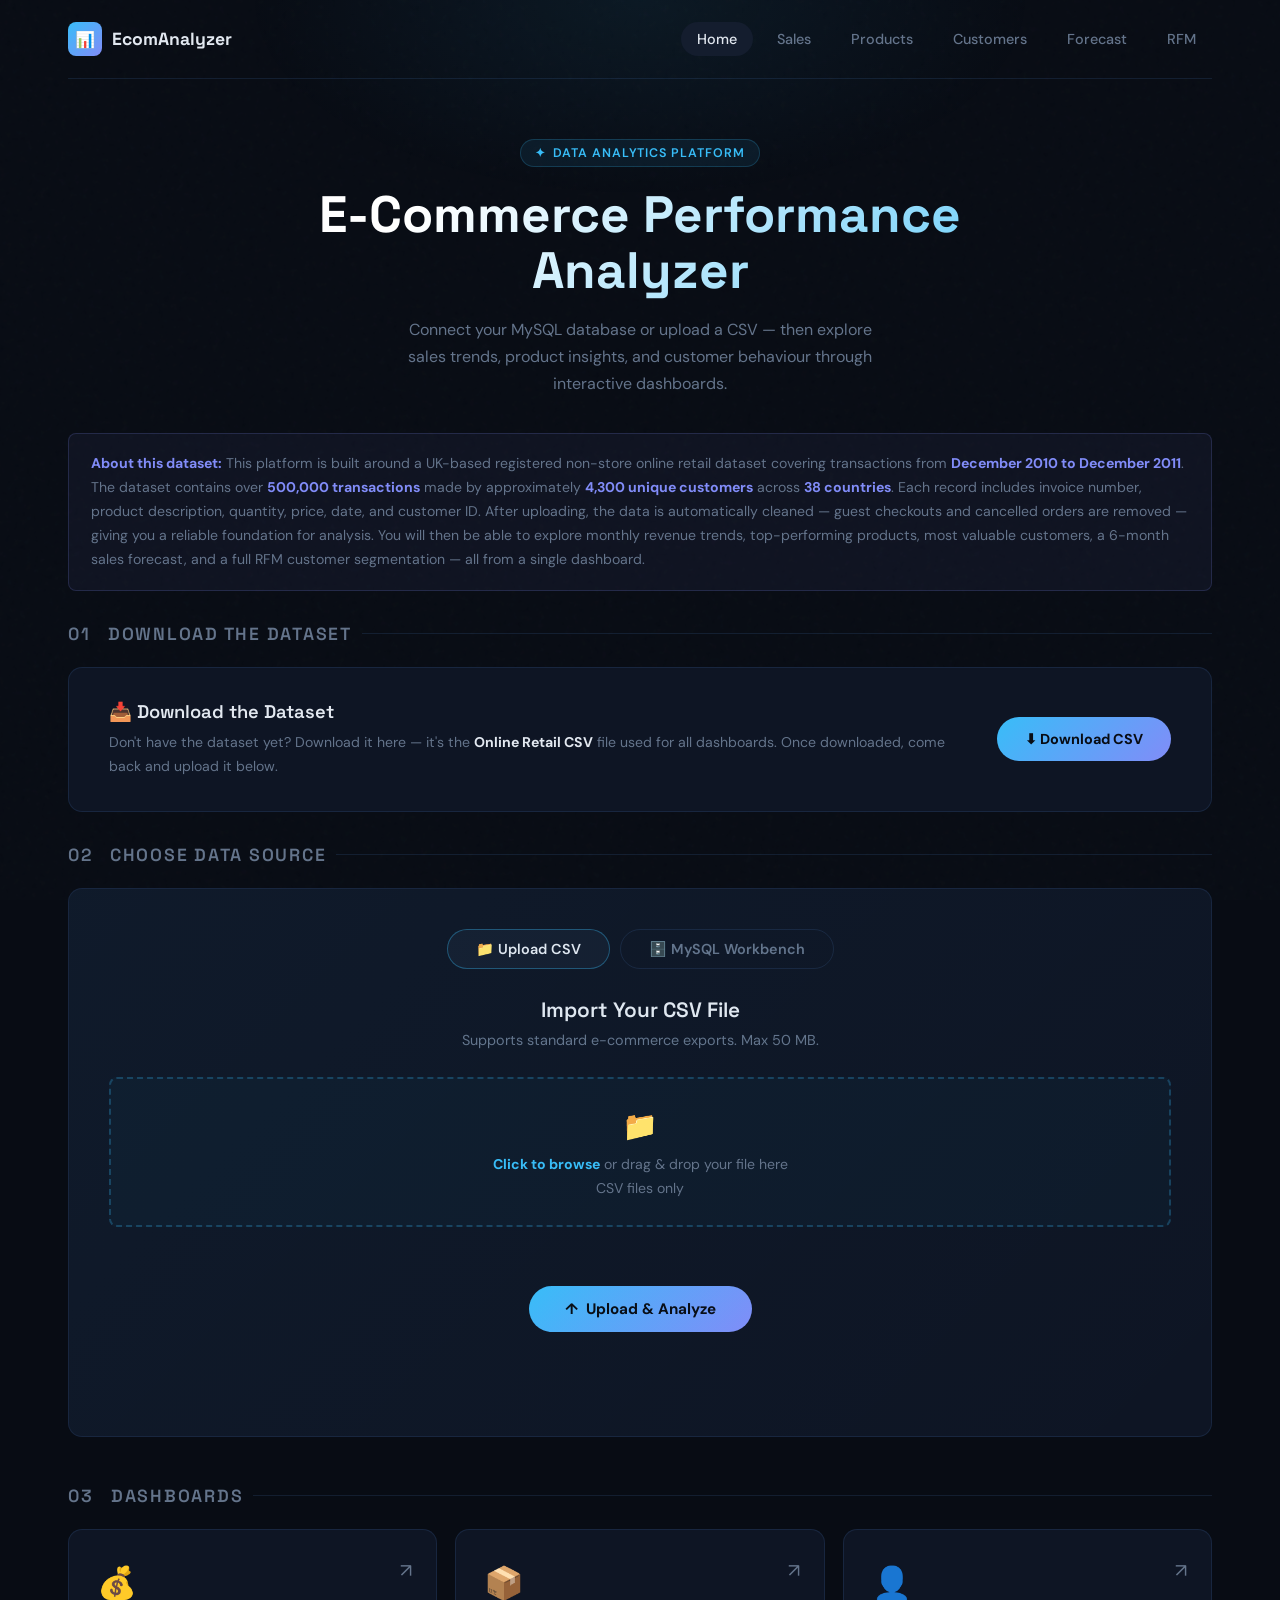
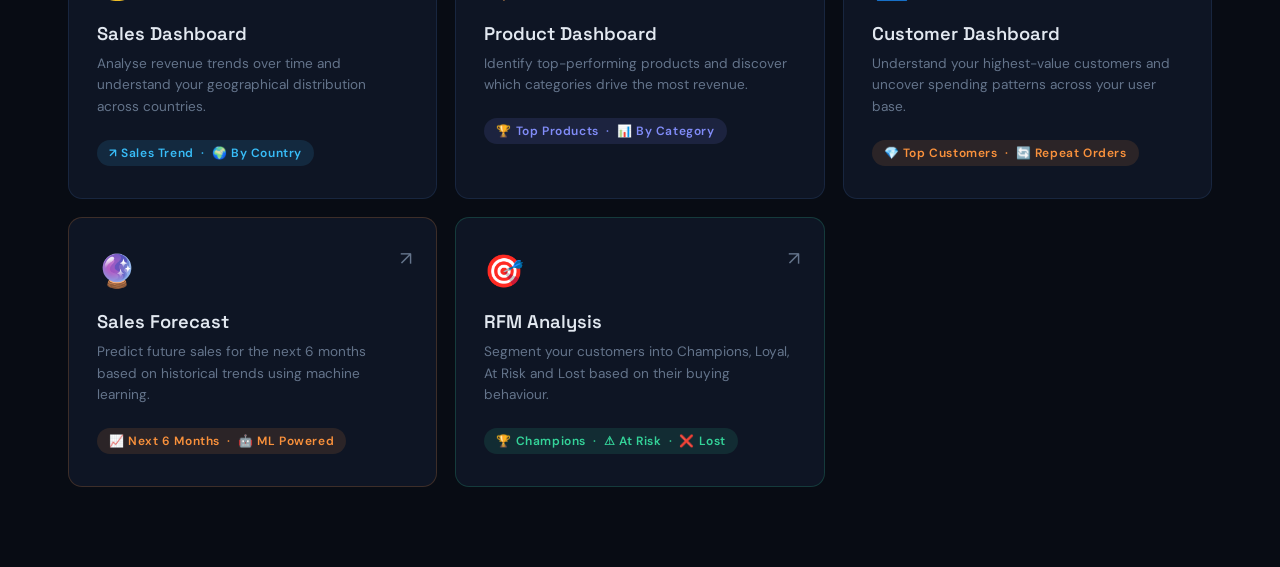
<file: templates/index.html>
<!DOCTYPE html>
<html lang="en">
<head>
  <meta charset="UTF-8" />
  <meta name="viewport" content="width=device-width, initial-scale=1.0" />
  <title>E-Commerce Performance Analyzer</title>
  <link rel="stylesheet" href="/static/style.css" />
  <style>
    /* ── Source Toggle ── */
    .source-toggle {
      display: flex;
      gap: 10px;
      justify-content: center;
      margin-bottom: 28px;
    }
    .toggle-btn {
      padding: 10px 28px;
      border-radius: 30px;
      border: 1px solid var(--border);
      background: transparent;
      color: var(--muted);
      font-family: var(--font-body);
      font-size: .9rem;
      font-weight: 600;
      cursor: pointer;
      transition: all .25s;
    }
    .toggle-btn.active {
      background: var(--surface2);
      color: var(--text);
      border-color: rgba(56,189,248,.35);
    }

    /* ── MySQL form ── */
    .mysql-form {
      display: grid;
      grid-template-columns: 1fr 1fr;
      gap: 14px;
      text-align: left;
      margin-bottom: 20px;
    }
    .mysql-form .full { grid-column: 1 / -1; }
    .mysql-form label {
      display: block;
      font-size: .78rem;
      color: var(--muted);
      font-weight: 600;
      letter-spacing: .06em;
      text-transform: uppercase;
      margin-bottom: 6px;
    }
    .mysql-form input {
      width: 100%;
      padding: 11px 14px;
      background: var(--surface2);
      border: 1px solid var(--border);
      border-radius: var(--radius-sm);
      color: var(--text);
      font-family: var(--font-body);
      font-size: .9rem;
      outline: none;
      transition: border-color .2s;
    }
    .mysql-form input:focus { border-color: var(--accent); }
    .mysql-form input::placeholder { color: var(--muted); }
  </style>
</head>
<body>

<div class="glow-top"></div>

<div class="page-wrapper">

  <!-- NAV -->
  <nav class="topnav">
    <a href="/" class="brand">
      <div class="brand-icon">📊</div>
      EcomAnalyzer
    </a>
    <div class="nav-links">
      <a href="/" class="active">Home</a>
      <a href="/sales">Sales</a>
      <a href="/products">Products</a>
      <a href="/customers">Customers</a>
      <a href="/forecast">Forecast</a>
      <a href="/rfm">RFM</a>
    </div>
  </nav>

  <!-- HERO -->
  <div class="hero">
    <div class="eyebrow">
      <span>✦</span> Data Analytics Platform
    </div>
    <h1>E-Commerce Performance<br>Analyzer</h1>
    <p>Connect your MySQL database or upload a CSV — then explore sales trends, product insights, and customer behaviour through interactive dashboards.</p>
  </div>

  <!-- DATASET INFO -->
  <div class="dataset-info">
    <p>
      <strong>About this dataset:</strong> This platform is built around a UK-based registered non-store online retail dataset covering transactions from <strong>December 2010 to December 2011</strong>. The dataset contains over <strong>500,000 transactions</strong> made by approximately <strong>4,300 unique customers</strong> across <strong>38 countries</strong>. Each record includes invoice number, product description, quantity, price, date, and customer ID. After uploading, the data is automatically cleaned — guest checkouts and cancelled orders are removed — giving you a reliable foundation for analysis. You will then be able to explore monthly revenue trends, top-performing products, most valuable customers, a 6-month sales forecast, and a full RFM customer segmentation — all from a single dashboard.
    </p>
  </div>

  <!-- DOWNLOAD DATASET SECTION -->
  <p class="section-title">01 &nbsp; Download the Dataset</p>

  <div style="background:var(--surface);border:1px solid var(--border);border-radius:var(--radius);
              padding:32px 40px;margin-bottom:32px;display:flex;align-items:center;
              justify-content:space-between;gap:24px;">

    <div>
      <h2 style="font-family:var(--font-head);font-size:1.15rem;font-weight:600;margin-bottom:8px;">
        📥 Download the Dataset
      </h2>
      <p style="color:var(--muted);font-size:.88rem;line-height:1.7;margin:0;">
        Don't have the dataset yet? Download it here — it's the <strong style="color:var(--text);">Online Retail CSV</strong> file
        used for all dashboards. Once downloaded, come back and upload it below.
      </p>
    </div>

    <a href="/download-dataset"
       style="flex-shrink:0;padding:13px 28px;
              background:linear-gradient(135deg,var(--accent),var(--accent2));
              border-radius:30px;color:#080c14;font-family:var(--font-body);
              font-weight:700;font-size:.9rem;text-decoration:none;
              display:inline-flex;align-items:center;gap:8px;
              transition:all .25s;white-space:nowrap;"
       onmouseover="this.style.transform='translateY(-2px)';this.style.boxShadow='0 8px 30px rgba(56,189,248,.35)'"
       onmouseout="this.style.transform='translateY(0)';this.style.boxShadow='none'">
      ⬇ Download CSV
    </a>

  </div>


  <!-- DATA SOURCE SECTION -->
  <p class="section-title">02 &nbsp; Choose Data Source</p>

  <div class="upload-card">

    <!-- Toggle buttons -->
    <div class="source-toggle">
      <button class="toggle-btn active" id="btn-csv"   onclick="showSource('csv')">📁 Upload CSV</button>
      <button class="toggle-btn"        id="btn-mysql" onclick="showSource('mysql')">🗄️ MySQL Workbench</button>
    </div>

    <!-- ── CSV Panel ── -->
    <div id="panel-csv">
      <h2>Import Your CSV File</h2>
      <p>Supports standard e-commerce exports. Max 50 MB.</p>

      <div class="file-area" id="file-area">
        <input type="file" id="file" accept=".csv" onchange="showFileName(this)" />
        <div class="file-area-inner">
          <div class="file-icon">📁</div>
          <p><strong>Click to browse</strong> or drag &amp; drop your file here</p>
          <p style="margin-top:6px;">CSV files only</p>
        </div>
      </div>
      <div id="file-name"></div>
      <br>
      <button class="btn-upload" onclick="uploadCSV()">
        <span>↑</span> Upload &amp; Analyze
      </button>
    </div>

    <!-- ── MySQL Panel ── -->
    <div id="panel-mysql" style="display:none;">
      <h2>Connect MySQL Database</h2>
      <p>Enter your MySQL Workbench connection details below.</p>

      <div class="mysql-form">
        <div>
          <label>Host</label>
          <input id="db-host" type="text" placeholder="localhost" value="localhost" />
        </div>
        <div>
          <label>Port</label>
          <input id="db-port" type="number" placeholder="3306" value="3306" />
        </div>
        <div>
          <label>Username</label>
          <input id="db-user" type="text" placeholder="root" />
        </div>
        <div>
          <label>Password</label>
          <input id="db-password" type="password" placeholder="••••••••" />
        </div>
        <div>
          <label>Database Name</label>
          <input id="db-name" type="text" placeholder="ecommerce_db" />
        </div>
        <div>
          <label>Table Name</label>
          <input id="db-table" type="text" placeholder="orders" />
        </div>
      </div>

      <button class="btn-upload" onclick="connectMySQL()">
        <span>🔌</span> Connect &amp; Load
      </button>
    </div>

    <!-- Shared status message -->
    <p id="status"></p>

  </div>

  <!-- DASHBOARDS -->
  <p class="section-title">03 &nbsp; Dashboards</p>

  <div class="dash-grid">

    <a href="/sales" class="dash-card sales">
      <span class="card-arrow">↗</span>
      <span class="card-icon">💰</span>
      <h3>Sales Dashboard</h3>
      <p>Analyse revenue trends over time and understand your geographical distribution across countries.</p>
      <span class="card-tag">↗ Sales Trend &nbsp;·&nbsp; 🌍 By Country</span>
    </a>

    <a href="/products" class="dash-card products">
      <span class="card-arrow">↗</span>
      <span class="card-icon">📦</span>
      <h3>Product Dashboard</h3>
      <p>Identify top-performing products and discover which categories drive the most revenue.</p>
      <span class="card-tag">🏆 Top Products &nbsp;·&nbsp; 📊 By Category</span>
    </a>

    <a href="/customers" class="dash-card customers">
      <span class="card-arrow">↗</span>
      <span class="card-icon">👤</span>
      <h3>Customer Dashboard</h3>
      <p>Understand your highest-value customers and uncover spending patterns across your user base.</p>
      <span class="card-tag">💎 Top Customers &nbsp;·&nbsp; 🔄 Repeat Orders</span>
    </a>

    <a href="/forecast" class="dash-card" style="border-color:rgba(251,146,60,.2);">
      <span class="card-arrow">↗</span>
      <span class="card-icon">🔮</span>
      <h3>Sales Forecast</h3>
      <p>Predict future sales for the next 6 months based on historical trends using machine learning.</p>
      <span class="card-tag" style="background:rgba(251,146,60,.12);color:#fb923c;">
        📈 Next 6 Months &nbsp;·&nbsp; 🤖 ML Powered
      </span>
    </a>

    <a href="/rfm" class="dash-card" style="border-color:rgba(52,211,153,.2);">
      <span class="card-arrow">↗</span>
      <span class="card-icon">🎯</span>
      <h3>RFM Analysis</h3>
      <p>Segment your customers into Champions, Loyal, At Risk and Lost based on their buying behaviour.</p>
      <span class="card-tag" style="background:rgba(52,211,153,.12);color:#34d399;">
        🏆 Champions &nbsp;·&nbsp; ⚠ At Risk &nbsp;·&nbsp; ❌ Lost
      </span>
    </a>

  </div>

</div>

<script>
  function showSource(source) {
    const isCSV = source === 'csv';
    document.getElementById('panel-csv').style.display   = isCSV ? 'block' : 'none';
    document.getElementById('panel-mysql').style.display = isCSV ? 'none'  : 'block';
    document.getElementById('btn-csv').classList.toggle('active',   isCSV);
    document.getElementById('btn-mysql').classList.toggle('active', !isCSV);
    document.getElementById('status').textContent = '';
  }

  function showFileName(input) {
    const el = document.getElementById('file-name');
    if (input.files && input.files[0]) {
      el.textContent = '✔ ' + input.files[0].name + ' selected';
    }
  }

  async function uploadCSV() {
    const file   = document.getElementById('file').files[0];
    const status = document.getElementById('status');

    if (!file) {
      status.style.color = '#fb923c';
      status.textContent = '⚠ Please select a CSV file first.';
      return;
    }

    status.style.color = '#64748b';
    status.textContent = '⏳ Uploading…';

    const formData = new FormData();
    formData.append('file', file);

    try {
      const res  = await fetch('/upload', { method: 'POST', body: formData });
      const data = await res.json();
      status.style.color = '#34d399';
      status.textContent = data.message;
    } catch (e) {
      status.style.color = '#f87171';
      status.textContent = '✖ Upload failed. Please try again.';
    }
  }

  async function connectMySQL() {
    const status = document.getElementById('status');
    status.style.color = '#64748b';
    status.textContent = '⏳ Connecting to MySQL…';

    const payload = {
      host:     document.getElementById('db-host').value,
      port:     document.getElementById('db-port').value,
      user:     document.getElementById('db-user').value,
      password: document.getElementById('db-password').value,
      database: document.getElementById('db-name').value,
      table:    document.getElementById('db-table').value,
    };

    try {
      const res  = await fetch('/connect_mysql', {
        method: 'POST',
        headers: { 'Content-Type': 'application/json' },
        body: JSON.stringify(payload)
      });
      const data = await res.json();
      status.style.color = data.message.startsWith('✅') ? '#34d399' : '#f87171';
      status.textContent = data.message;
    } catch (e) {
      status.style.color = '#f87171';
      status.textContent = '✖ Connection failed. Please check your details.';
    }
  }

  const area = document.getElementById('file-area');
  area.addEventListener('dragover',  e => { e.preventDefault(); area.style.borderColor = 'var(--accent)'; });
  area.addEventListener('dragleave', () => { area.style.borderColor = ''; });
  area.addEventListener('drop',      () => { area.style.borderColor = ''; });
</script>

</body>
</html>
</file>
<file: static/style.css>
@import url('https://fonts.googleapis.com/css2?family=DM+Sans:wght@300;400;500;600;700&family=Space+Grotesk:wght@400;500;600;700&display=swap');

/* ─── RESET & BASE ─────────────────────────── */
*, *::before, *::after { box-sizing: border-box; margin: 0; padding: 0; }

:root {
  --bg:        #080c14;
  --surface:   #0e1524;
  --surface2:  #141d2e;
  --border:    rgba(100,160,255,.12);
  --accent:    #38bdf8;
  --accent2:   #818cf8;
  --accent3:   #fb923c;
  --text:      #e2e8f0;
  --muted:     #64748b;
  --success:   #34d399;
  --font-head: 'Space Grotesk', sans-serif;
  --font-body: 'DM Sans', sans-serif;
  --radius:    14px;
  --radius-sm: 8px;
  --shadow:    0 20px 60px rgba(0,0,0,.5);
}

html { scroll-behavior: smooth; }

body {
  font-family: var(--font-body);
  background: var(--bg);
  color: var(--text);
  min-height: 100vh;
  overflow-x: hidden;
}

/* ─── NOISE OVERLAY ─────────────────────────── */
body::before {
  content: '';
  position: fixed;
  inset: 0;
  background-image: url("data:image/svg+xml,%3Csvg viewBox='0 0 200 200' xmlns='http://www.w3.org/2000/svg'%3E%3Cfilter id='n'%3E%3CfeTurbulence type='fractalNoise' baseFrequency='.65' numOctaves='3' stitchTiles='stitch'/%3E%3C/filter%3E%3Crect width='100%25' height='100%25' filter='url(%23n)' opacity='.04'/%3E%3C/svg%3E");
  pointer-events: none;
  z-index: 0;
  opacity: .5;
}

/* ─── AMBIENT GLOW ─────────────────────────── */
.glow-top {
  position: fixed;
  top: -200px; left: 50%;
  transform: translateX(-50%);
  width: 800px; height: 400px;
  background: radial-gradient(ellipse, rgba(56,189,248,.07) 0%, transparent 70%);
  pointer-events: none;
  z-index: 0;
}

/* ─── LAYOUT ─────────────────────────── */
.page-wrapper {
  position: relative;
  z-index: 1;
  max-width: 1200px;
  margin: 0 auto;
  padding: 0 28px 80px;
}

/* ─── TOP NAV ─────────────────────────── */
.topnav {
  display: flex;
  align-items: center;
  justify-content: space-between;
  padding: 22px 0;
  border-bottom: 1px solid var(--border);
  margin-bottom: 60px;
}

.brand {
  display: flex;
  align-items: center;
  gap: 10px;
  font-family: var(--font-head);
  font-weight: 700;
  font-size: 1.1rem;
  color: var(--text);
  text-decoration: none;
}

.brand-icon {
  width: 34px; height: 34px;
  background: linear-gradient(135deg, var(--accent), var(--accent2));
  border-radius: 8px;
  display: grid;
  place-items: center;
  font-size: 16px;
}

.nav-links { display: flex; gap: 8px; }

.nav-links a {
  color: var(--muted);
  text-decoration: none;
  font-size: .9rem;
  font-weight: 500;
  padding: 8px 16px;
  border-radius: 30px;
  transition: all .25s;
}

.nav-links a:hover,
.nav-links a.active {
  color: var(--text);
  background: var(--surface2);
}

/* ─── PAGE HERO ─────────────────────────── */
.hero {
  text-align: center;
  margin-bottom: 56px;
}

.hero .eyebrow {
  display: inline-flex;
  align-items: center;
  gap: 7px;
  background: rgba(56,189,248,.08);
  border: 1px solid rgba(56,189,248,.2);
  color: var(--accent);
  font-size: .78rem;
  font-weight: 600;
  letter-spacing: .08em;
  text-transform: uppercase;
  padding: 5px 14px;
  border-radius: 30px;
  margin-bottom: 20px;
}

.hero h1 {
  font-family: var(--font-head);
  font-size: clamp(2rem, 5vw, 3.2rem);
  font-weight: 700;
  line-height: 1.1;
  background: linear-gradient(135deg, #fff 30%, var(--accent) 100%);
  -webkit-background-clip: text;
  -webkit-text-fill-color: transparent;
  background-clip: text;
  margin-bottom: 16px;
}

.hero p {
  color: var(--muted);
  font-size: 1rem;
  max-width: 500px;
  margin: 0 auto;
  line-height: 1.7;
}

/* ─── SECTION HEADING ─────────────────────────── */
.section-title {
  font-family: var(--font-head);
  font-size: 1.1rem;
  font-weight: 600;
  color: var(--muted);
  text-transform: uppercase;
  letter-spacing: .1em;
  margin-bottom: 22px;
  display: flex;
  align-items: center;
  gap: 10px;
}
.section-title::after {
  content: '';
  flex: 1;
  height: 1px;
  background: var(--border);
}

/* ─── UPLOAD CARD ─────────────────────────── */
.upload-card {
  background: var(--surface);
  border: 1px solid var(--border);
  border-radius: var(--radius);
  padding: 40px;
  text-align: center;
  margin-bottom: 48px;
  position: relative;
  overflow: hidden;
  transition: border-color .3s;
}
.upload-card::before {
  content: '';
  position: absolute;
  inset: 0;
  background: linear-gradient(135deg, rgba(56,189,248,.03), transparent);
  pointer-events: none;
}
.upload-card:hover { border-color: rgba(56,189,248,.3); }

.upload-icon {
  font-size: 2.5rem;
  margin-bottom: 16px;
  display: block;
}

.upload-card h2 {
  font-family: var(--font-head);
  font-size: 1.3rem;
  font-weight: 600;
  margin-bottom: 8px;
}

.upload-card p {
  color: var(--muted);
  font-size: .9rem;
  margin-bottom: 28px;
}

/* File input area */
.file-area {
  border: 2px dashed rgba(56,189,248,.25);
  border-radius: var(--radius-sm);
  padding: 28px 20px;
  cursor: pointer;
  transition: all .25s;
  position: relative;
  margin-bottom: 20px;
  background: rgba(56,189,248,.03);
}
.file-area:hover {
  border-color: var(--accent);
  background: rgba(56,189,248,.06);
}
.file-area input[type="file"] {
  position: absolute;
  inset: 0;
  opacity: 0;
  cursor: pointer;
  width: 100%;
}
.file-area-inner { pointer-events: none; }
.file-area-inner .file-icon { font-size: 1.8rem; margin-bottom: 10px; }
.file-area-inner p { color: var(--muted); font-size: .88rem; margin: 0; }
.file-area-inner p strong { color: var(--accent); }
#file-name {
  margin-top: 12px;
  color: var(--success);
  font-size: .85rem;
  min-height: 18px;
}

/* Upload button */
.btn-upload {
  padding: 13px 36px;
  background: linear-gradient(135deg, var(--accent), var(--accent2));
  border: none;
  border-radius: 30px;
  color: #080c14;
  font-family: var(--font-body);
  font-weight: 700;
  font-size: .95rem;
  cursor: pointer;
  transition: all .25s;
  display: inline-flex;
  align-items: center;
  gap: 8px;
}
.btn-upload:hover {
  transform: translateY(-2px);
  box-shadow: 0 8px 30px rgba(56,189,248,.35);
}
.btn-upload:active { transform: translateY(0); }

#status {
  margin-top: 16px;
  font-size: .88rem;
  min-height: 20px;
  color: var(--success);
  font-weight: 500;
}

/* ─── DASHBOARD CARDS ─────────────────────────── */
.dash-grid {
  display: grid;
  grid-template-columns: repeat(3, 1fr);
  gap: 18px;
}

.dash-card {
  background: var(--surface);
  border: 1px solid var(--border);
  border-radius: var(--radius);
  padding: 32px 28px;
  text-decoration: none;
  color: var(--text);
  position: relative;
  overflow: hidden;
  transition: all .3s;
  display: block;
  cursor: pointer;
}
.dash-card::before {
  content: '';
  position: absolute;
  inset: 0;
  opacity: 0;
  transition: opacity .3s;
}
.dash-card.sales::before    { background: linear-gradient(135deg, rgba(56,189,248,.08), transparent); }
.dash-card.products::before { background: linear-gradient(135deg, rgba(129,140,248,.08), transparent); }
.dash-card.customers::before{ background: linear-gradient(135deg, rgba(251,146,60,.08), transparent); }

.dash-card:hover { transform: translateY(-4px); border-color: rgba(255,255,255,.15); }
.dash-card:hover::before { opacity: 1; }

.dash-card .card-icon {
  font-size: 2rem;
  margin-bottom: 18px;
  display: block;
}

.dash-card h3 {
  font-family: var(--font-head);
  font-size: 1.15rem;
  font-weight: 600;
  margin-bottom: 8px;
}

.dash-card p {
  color: var(--muted);
  font-size: .85rem;
  line-height: 1.6;
  margin-bottom: 22px;
}

.card-tag {
  display: inline-flex;
  align-items: center;
  gap: 5px;
  font-size: .75rem;
  font-weight: 600;
  letter-spacing: .05em;
  padding: 5px 12px;
  border-radius: 20px;
}
.sales .card-tag    { background: rgba(56,189,248,.12); color: var(--accent); }
.products .card-tag { background: rgba(129,140,248,.12); color: var(--accent2); }
.customers .card-tag{ background: rgba(251,146,60,.12);  color: var(--accent3); }

.card-arrow {
  position: absolute;
  top: 28px; right: 24px;
  font-size: 1.2rem;
  color: var(--muted);
  transition: all .25s;
}
.dash-card:hover .card-arrow {
  color: var(--text);
  transform: translate(3px, -3px);
}

/* ─── DASHBOARD PAGES ─────────────────────────── */
.db-header {
  display: flex;
  align-items: center;
  gap: 16px;
  margin-bottom: 48px;
}

.db-header a.back {
  width: 38px; height: 38px;
  border: 1px solid var(--border);
  border-radius: 10px;
  display: grid;
  place-items: center;
  color: var(--muted);
  text-decoration: none;
  font-size: 1.1rem;
  transition: all .2s;
  flex-shrink: 0;
}
.db-header a.back:hover { border-color: var(--accent); color: var(--accent); }

.db-header h1 {
  font-family: var(--font-head);
  font-size: 1.8rem;
  font-weight: 700;
  background: linear-gradient(135deg, #fff 40%, var(--accent) 100%);
  -webkit-background-clip: text;
  -webkit-text-fill-color: transparent;
  background-clip: text;
}

/* Stat row */
.stat-row {
  display: grid;
  grid-template-columns: repeat(auto-fill, minmax(180px, 1fr));
  gap: 14px;
  margin-bottom: 32px;
}

.stat-box {
  background: var(--surface);
  border: 1px solid var(--border);
  border-radius: var(--radius-sm);
  padding: 22px 20px;
}

.stat-box .label {
  font-size: .78rem;
  color: var(--muted);
  font-weight: 600;
  letter-spacing: .06em;
  text-transform: uppercase;
  margin-bottom: 10px;
}

.stat-box .value {
  font-family: var(--font-head);
  font-size: 1.75rem;
  font-weight: 700;
  color: var(--accent);
  margin-bottom: 8px;
}

/* ── KPI description text under value ── */
.stat-box .kpi-desc {
  font-size: .78rem;
  color: var(--muted);
  line-height: 1.5;
  margin-top: 6px;
  font-style: italic;
}

/* Chart card */
.chart-card {
  background: var(--surface);
  border: 1px solid var(--border);
  border-radius: var(--radius);
  padding: 28px 24px;
  margin-bottom: 20px;
  overflow-x: auto;
}

.chart-card h2 {
  font-family: var(--font-head);
  font-size: 1rem;
  font-weight: 600;
  color: var(--muted);
  margin-bottom: 22px;
  text-transform: uppercase;
  letter-spacing: .07em;
}

/* ── Chart description ── */
.chart-desc {
  font-size: .85rem;
  color: var(--muted);
  font-style: italic;
  margin-bottom: 24px;
  line-height: 1.6;
  padding-left: 2px;
}

/* ── Chart summary box ── */
.chart-summary {
  background: rgba(56,189,248,.05);
  border: 1px solid rgba(56,189,248,.15);
  border-left: 3px solid var(--accent);
  border-radius: var(--radius-sm);
  padding: 16px 18px;
  margin-top: 16px;
  margin-bottom: 8px;
}

.chart-summary .summary-title {
  font-size: .75rem;
  font-weight: 700;
  letter-spacing: .08em;
  text-transform: uppercase;
  color: var(--accent);
  margin-bottom: 8px;
}

.chart-summary p {
  font-size: .88rem;
  color: var(--text);
  line-height: 1.7;
  margin: 0;
}

/* ── Dataset info box ── */
.dataset-info {
  background: rgba(129,140,248,.06);
  border: 1px solid rgba(129,140,248,.18);
  border-radius: var(--radius-sm);
  padding: 18px 22px;
  margin-top: -20px;
  margin-bottom: 32px;
  text-align: left;
}

.dataset-info p {
  font-size: .88rem;
  color: var(--muted);
  line-height: 1.7;
  margin: 0;
}

.dataset-info p strong {
  color: var(--accent2);
}

/* ─── ERROR ─────────────────────────── */
.error-page {
  display: flex;
  flex-direction: column;
  align-items: center;
  justify-content: center;
  min-height: 60vh;
  text-align: center;
  gap: 16px;
}
.error-page .err-icon { font-size: 3rem; }
.error-page h2 { font-family: var(--font-head); font-size: 1.5rem; }
.error-page p { color: var(--muted); }
.error-page a { color: var(--accent); text-decoration: none; font-weight: 600; }

/* ─── RESPONSIVE ─────────────────────────── */
@media (max-width: 768px) {
  .dash-grid { grid-template-columns: 1fr; }
  .topnav { flex-direction: column; gap: 14px; }
  .hero h1 { font-size: 1.8rem; }
}

/* ─── PLOTLY FIX ─────────────────────────── */
.js-plotly-plot .plotly .main-svg {
  background: transparent !important;
}
</file>
